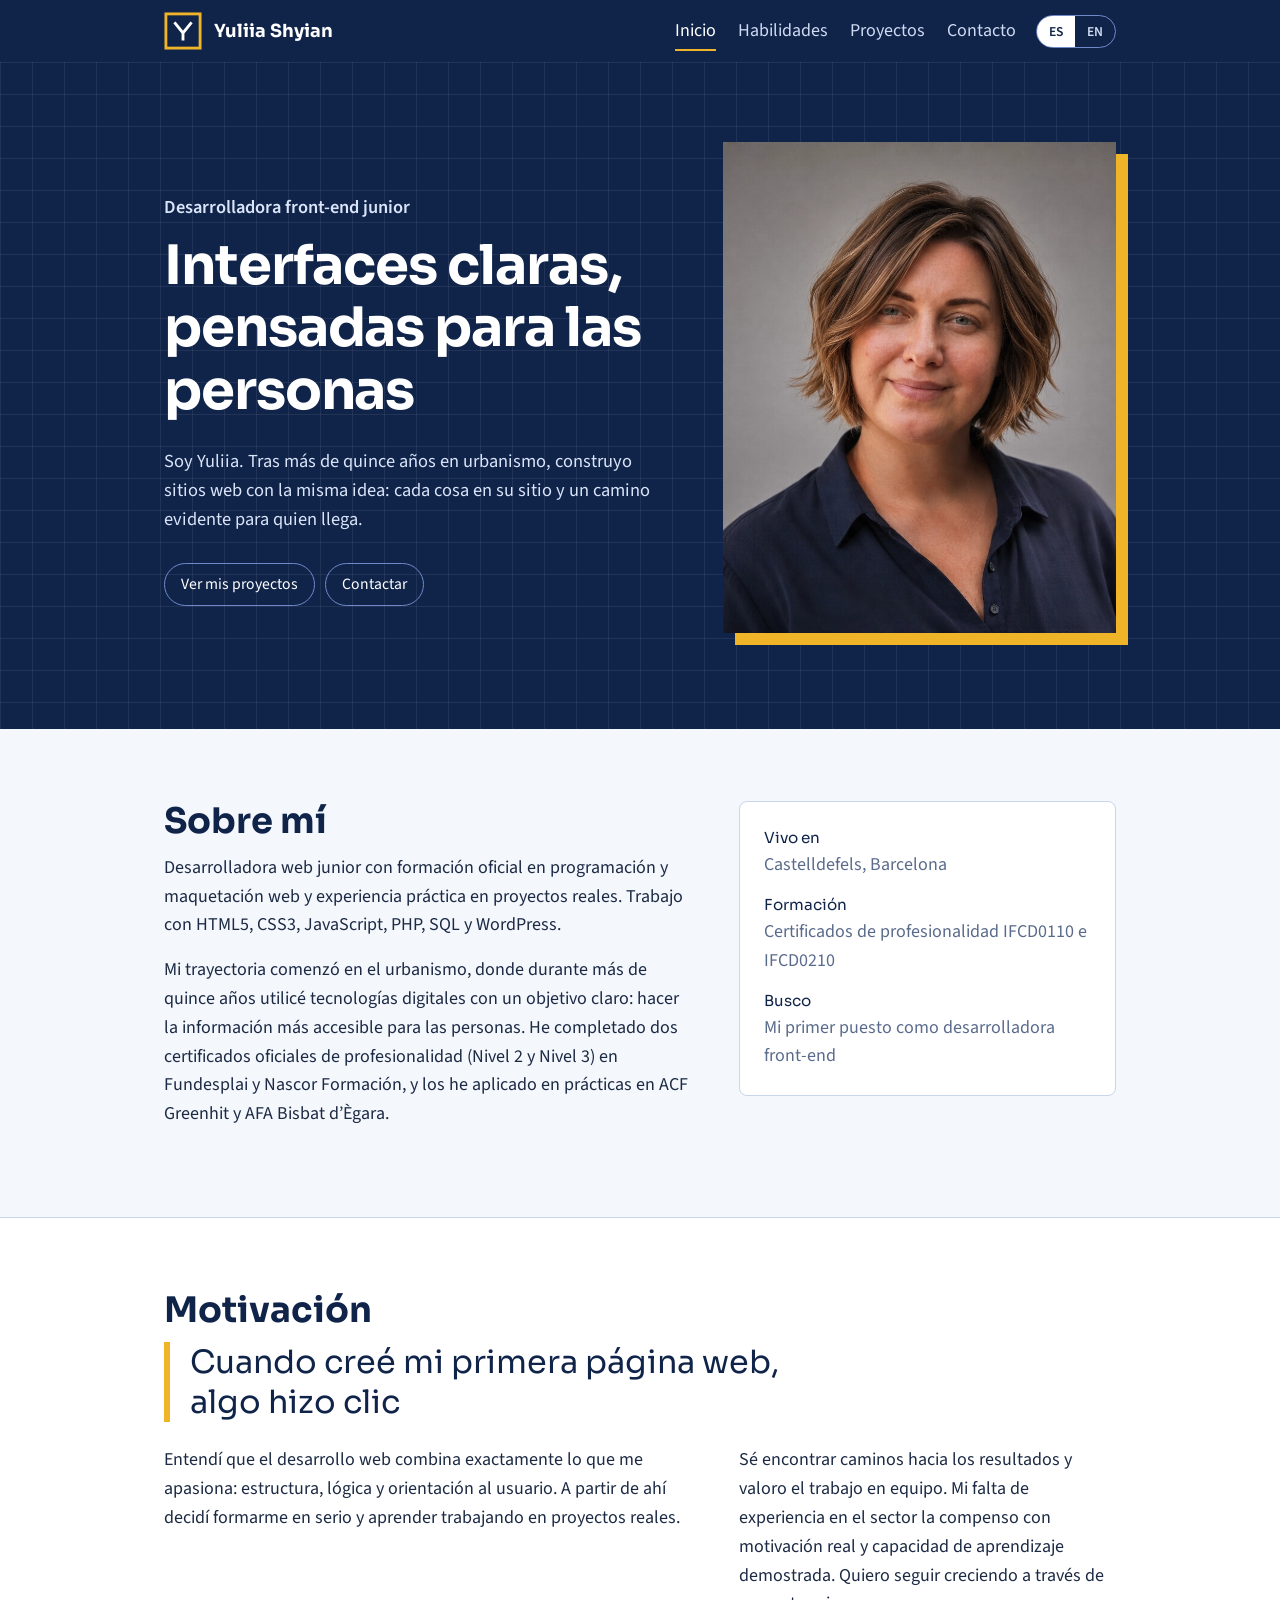
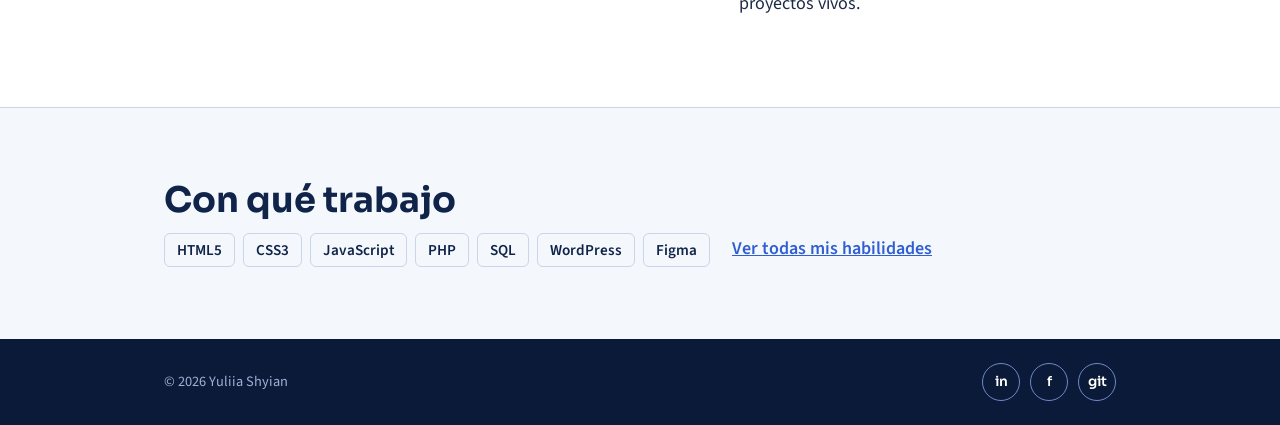
<file: index.html>
<!DOCTYPE html>
<html lang="es"><head><meta charset="utf-8"><meta name="viewport" content="width=device-width, initial-scale=1">
<title>Yuliia Shyian | Desarrolladora front-end junior</title><meta name="description" content="Desarrolladora web junior: HTML5, CSS3, JavaScript, PHP, SQL y WordPress. Antes, más de 15 años en urbanismo.">
<link rel="preconnect" href="https://fonts.googleapis.com"><link rel="preconnect" href="https://fonts.gstatic.com" crossorigin>
<link href="https://fonts.googleapis.com/css2?family=Sora:wght@500;700&family=Source+Sans+3:wght@400;600&display=swap" rel="stylesheet">
<link rel="stylesheet" href="styles.css"></head>
<body>
<header class="site-head"><div class="wrap">
<a class="logo" href="index.html" aria-label="Yuliia Shyian, inicio"><svg viewBox="0 0 40 40" aria-hidden="true"><rect x="2" y="2" width="36" height="36" fill="none" stroke="#f0b429" stroke-width="3"/><path d="M11 11l9 11 9-11M20 22v8" fill="none" stroke="#fff" stroke-width="3"/></svg><span>Yuliia Shyian</span></a>
<nav aria-label="Principal"><a href="index.html" data-i18n="nav.i" aria-current="page">Inicio</a><a href="habilidades.html" data-i18n="nav.h">Habilidades</a><a href="proyectos.html" data-i18n="nav.p">Proyectos</a><a href="contacto.html" data-i18n="nav.c">Contacto</a></nav>
<div class="lang" role="group" aria-label="Idioma"><button data-l="es" aria-pressed="true">ES</button><button data-l="en" aria-pressed="false">EN</button></div>
</div></header>
<header class="hero"><div class="wrap inicio">
<div><p class="rol" data-i18n="i.rol">Desarrolladora front-end junior</p>
<h1 data-i18n="i.h1">Interfaces claras, pensadas para las personas</h1>
<p data-i18n="i.lead">Soy Yuliia. Tras más de quince años en urbanismo, construyo sitios web con la misma idea: cada cosa en su sitio y un camino evidente para quien llega.</p>
<div class="meta"><a href="proyectos.html" data-i18n="i.b1">Ver mis proyectos</a><a href="contacto.html" data-i18n="i.b2">Contactar</a></div></div>
<div class="foto"><span aria-hidden="true">YS</span><img src="img/yuliia.jpg" alt="Retrato de Yuliia Shyian" onerror="this.remove()"></div>
</div></header>
<main>
<section id="sobre-mi"><div class="wrap dos">
<div><h2 data-i18n="i.sobre">Sobre mí</h2>
<p data-i18n="i.p1">Desarrolladora web junior con formación oficial en programación y maquetación web y experiencia práctica en proyectos reales. Trabajo con HTML5, CSS3, JavaScript, PHP, SQL y WordPress.</p>
<p data-i18n="i.p2">Mi trayectoria comenzó en el urbanismo, donde durante más de quince años utilicé tecnologías digitales con un objetivo claro: hacer la información más accesible para las personas. He completado dos certificados oficiales de profesionalidad (Nivel 2 y Nivel 3) en Fundesplai y Nascor Formación, y los he aplicado en prácticas en ACF Greenhit y AFA Bisbat d’Ègara.</p></div>
<dl class="datos"><dt data-i18n="i.d1">Vivo en</dt><dd data-i18n="i.d1v">Castelldefels, Barcelona</dd>
<dt data-i18n="i.d2">Formación</dt><dd data-i18n="i.d2v">Certificados de profesionalidad IFCD0110 e IFCD0210</dd>
<dt data-i18n="i.d3">Busco</dt><dd data-i18n="i.d3v">Mi primer puesto como desarrolladora front-end</dd></dl>
</div></section>
<section id="motivacion" class="puente"><div class="wrap">
<h2 data-i18n="i.mot">Motivación</h2>
<p class="cita" data-i18n="i.cita">Cuando creé mi primera página web, algo hizo clic</p>
<div class="dos"><p data-i18n="i.m1">Entendí que el desarrollo web combina exactamente lo que me apasiona: estructura, lógica y orientación al usuario. A partir de ahí decidí formarme en serio y aprender trabajando en proyectos reales.</p>
<p data-i18n="i.m2">Sé encontrar caminos hacia los resultados y valoro el trabajo en equipo. Mi falta de experiencia en el sector la compenso con motivación real y capacidad de aprendizaje demostrada. Quiero seguir creciendo a través de proyectos vivos.</p></div>
</div></section>
<section><div class="wrap"><h2 data-i18n="i.stack">Con qué trabajo</h2>
<div class="pila"><ul class="fichas"><li>HTML5</li><li>CSS3</li><li>JavaScript</li><li>PHP</li><li>SQL</li><li>WordPress</li><li>Figma</li></ul><a href="habilidades.html" data-i18n="i.ver">Ver todas mis habilidades</a></div>
</div></section>
</main>
<footer class="pie"><div class="wrap"><span>© 2026 Yuliia Shyian</span>
<div class="redes"><a href="#" aria-label="LinkedIn">in</a><a href="#" aria-label="Facebook">f</a><a href="https://github.com/Yul505" aria-label="GitHub">git</a></div></div></footer>
<script src="site.js"></script>
</body></html>
</file>
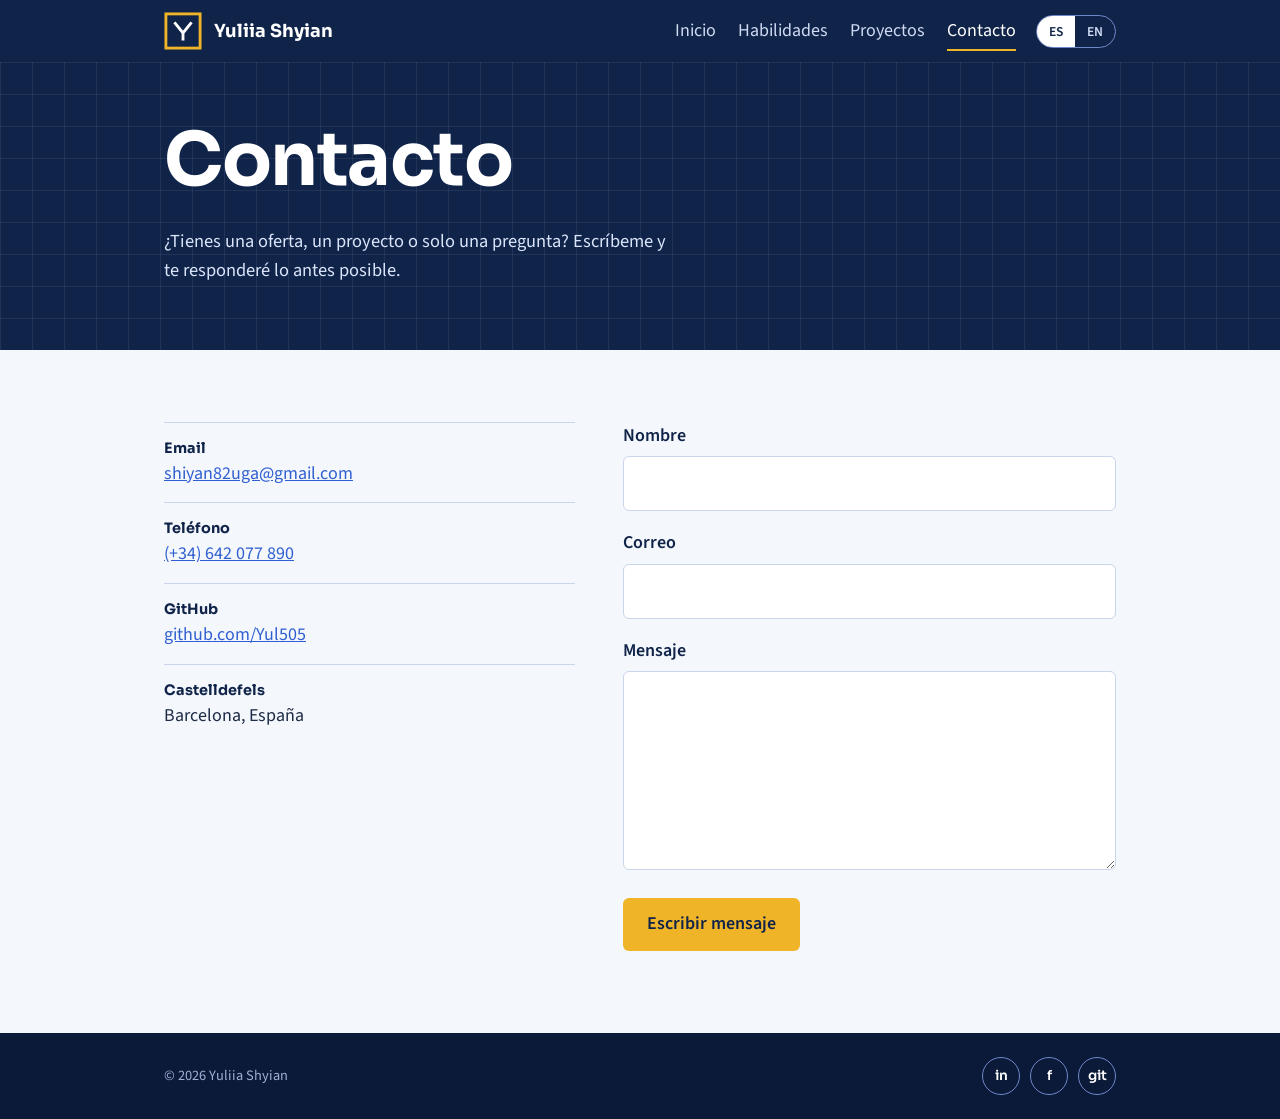
<file: contacto.html>
<!DOCTYPE html>
<html lang="es"><head><meta charset="utf-8"><meta name="viewport" content="width=device-width, initial-scale=1">
<title>Contacto | Yuliia Shyian</title><meta name="description" content="Contacta con Yuliia Shyian, desarrolladora front-end junior en Castelldefels.">
<link rel="preconnect" href="https://fonts.googleapis.com"><link rel="preconnect" href="https://fonts.gstatic.com" crossorigin>
<link href="https://fonts.googleapis.com/css2?family=Sora:wght@500;700&family=Source+Sans+3:wght@400;600&display=swap" rel="stylesheet">
<link rel="stylesheet" href="styles.css"></head>
<body>
<header class="site-head"><div class="wrap">
<a class="logo" href="index.html" aria-label="Yuliia Shyian, inicio"><svg viewBox="0 0 40 40" aria-hidden="true"><rect x="2" y="2" width="36" height="36" fill="none" stroke="#f0b429" stroke-width="3"/><path d="M11 11l9 11 9-11M20 22v8" fill="none" stroke="#fff" stroke-width="3"/></svg><span>Yuliia Shyian</span></a>
<nav aria-label="Principal"><a href="index.html" data-i18n="nav.i">Inicio</a><a href="habilidades.html" data-i18n="nav.h">Habilidades</a><a href="proyectos.html" data-i18n="nav.p">Proyectos</a><a href="contacto.html" data-i18n="nav.c" aria-current="page">Contacto</a></nav>
<div class="lang" role="group" aria-label="Idioma"><button data-l="es" aria-pressed="true">ES</button><button data-l="en" aria-pressed="false">EN</button></div>
</div></header>
<header class="hero corta"><div class="wrap"><h1 data-i18n="c.h1">Contacto</h1>
<p data-i18n="c.lead">¿Tienes una oferta, un proyecto o solo una pregunta? Escríbeme y te responderé lo antes posible.</p></div></header>
<main><section><div class="wrap contacto">
<ul class="lista"><li><b>Email</b><a href="mailto:shiyan82uga@gmail.com">shiyan82uga@gmail.com</a></li>
<li><b>Teléfono</b><a href="tel:+34642077890">(+34) 642 077 890</a></li>
<li><b>GitHub</b><a href="https://github.com/Yul505">github.com/Yul505</a></li>
<li><b>Castelldefels</b>Barcelona, España</li></ul>
<form id="form"><label for="nombre" data-i18n="c.n">Nombre</label><input id="nombre" name="nombre" required autocomplete="name">
<label for="email" data-i18n="c.e">Correo</label><input id="email" name="email" type="email" required autocomplete="email">
<label for="mensaje" data-i18n="c.m">Mensaje</label><textarea id="mensaje" name="mensaje" rows="6" required></textarea>
<button class="btn p" type="submit" data-i18n="c.btn">Escribir mensaje</button></form>
</div></section></main>
<footer class="pie"><div class="wrap"><span>© 2026 Yuliia Shyian</span>
<div class="redes"><a href="#" aria-label="LinkedIn">in</a><a href="#" aria-label="Facebook">f</a><a href="https://github.com/Yul505" aria-label="GitHub">git</a></div></div></footer>
<script src="site.js"></script>
</body></html>
</file>
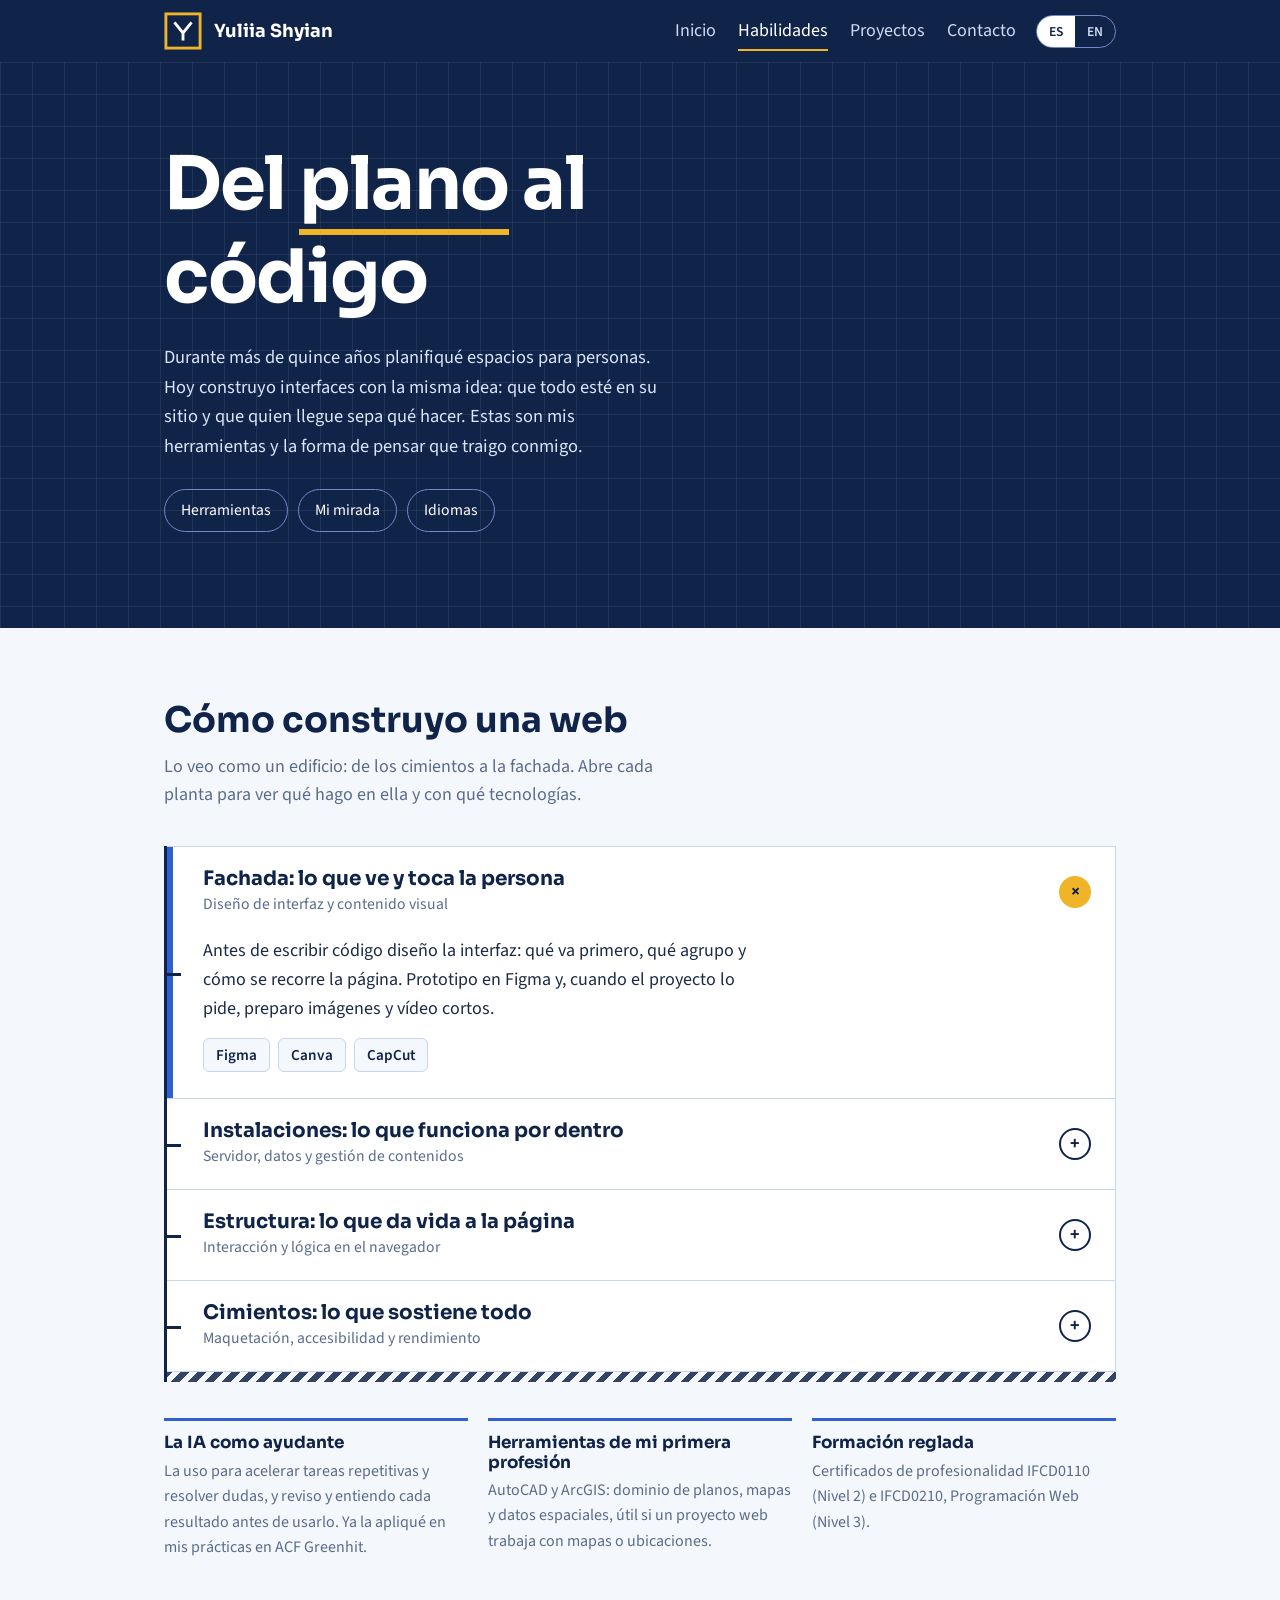
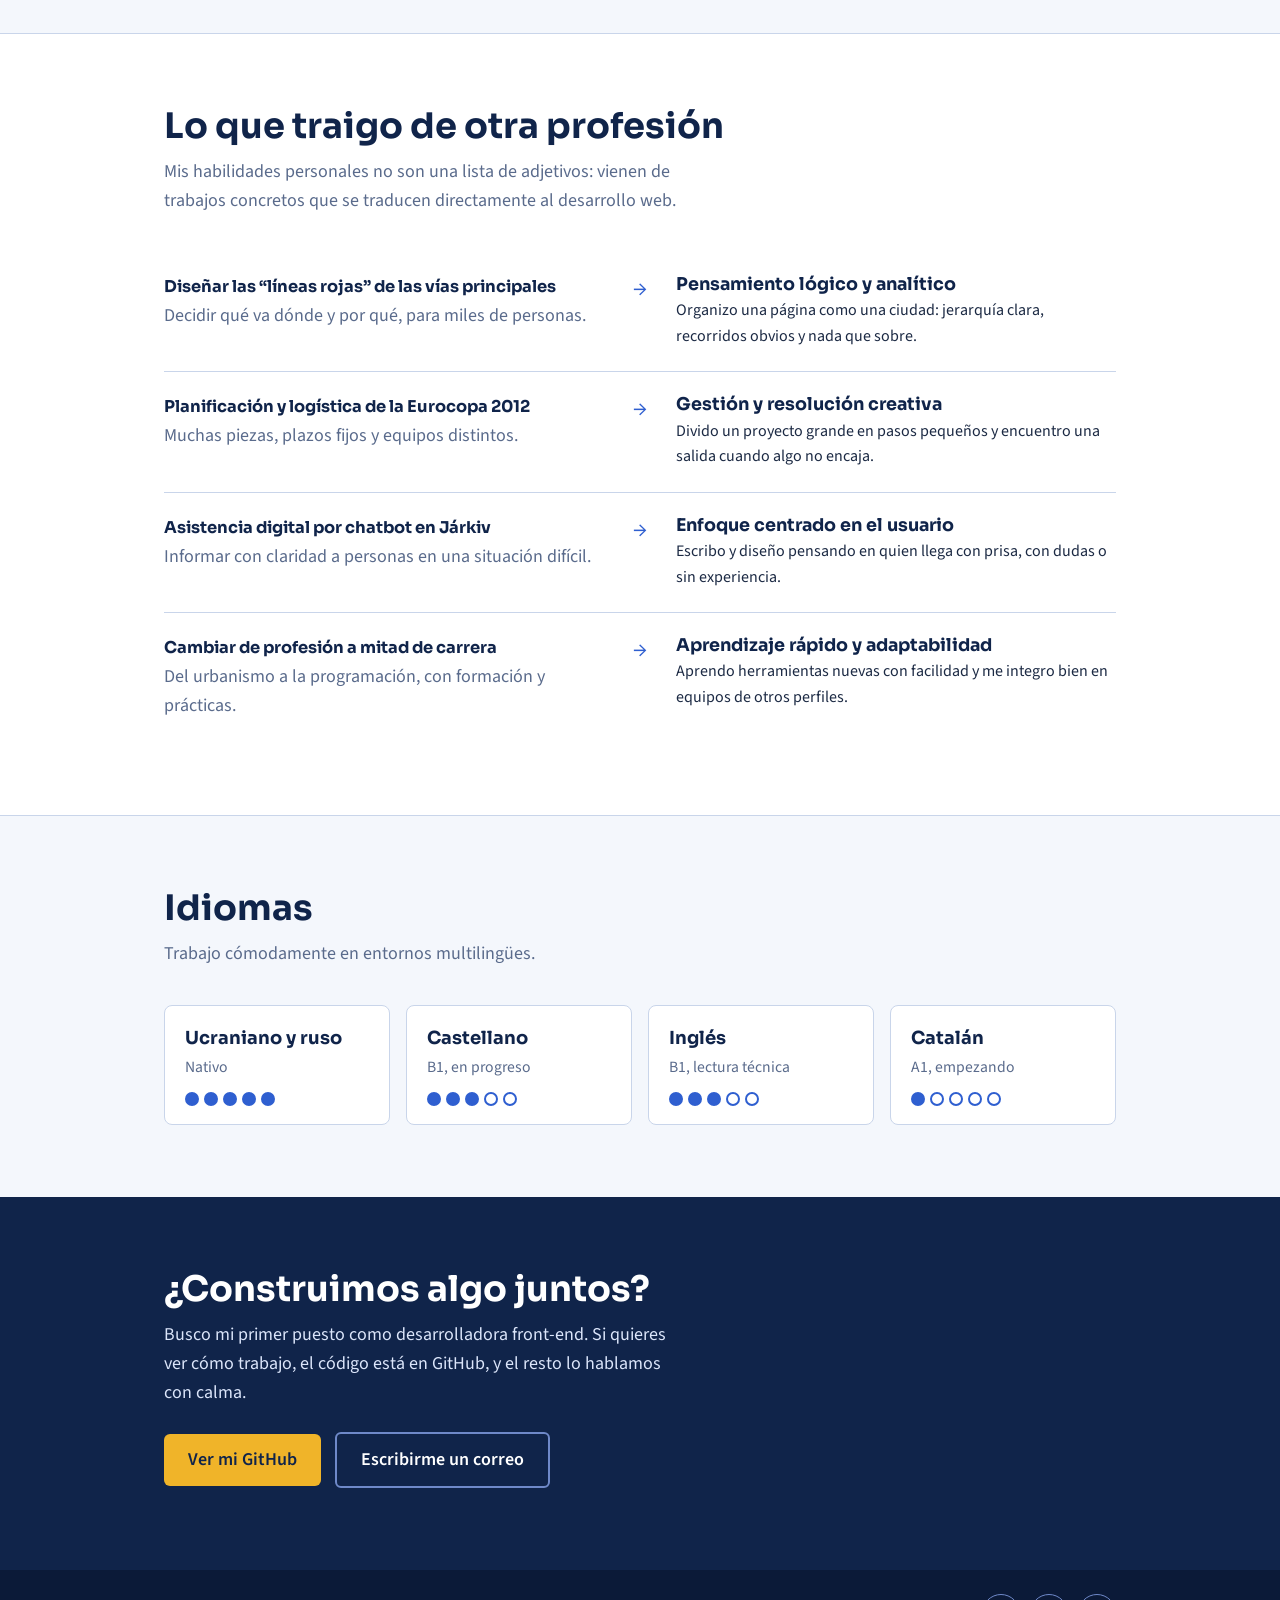
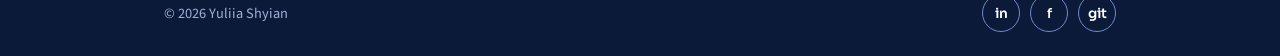
<file: habilidades.html>
<!DOCTYPE html>
<html lang="es"><head><meta charset="utf-8"><meta name="viewport" content="width=device-width, initial-scale=1">
<title>Habilidades | Yuliia Shyian, desarrolladora front-end</title><meta name="description" content="Habilidades técnicas y personales de Yuliia Shyian: HTML, CSS, JavaScript, PHP, SQL, WordPress y Figma.">
<link rel="preconnect" href="https://fonts.googleapis.com"><link rel="preconnect" href="https://fonts.gstatic.com" crossorigin>
<link href="https://fonts.googleapis.com/css2?family=Sora:wght@500;700&family=Source+Sans+3:wght@400;600&display=swap" rel="stylesheet">
<link rel="stylesheet" href="styles.css"></head>
<body>
<header class="site-head"><div class="wrap">
<a class="logo" href="index.html" aria-label="Yuliia Shyian, inicio"><svg viewBox="0 0 40 40" aria-hidden="true"><rect x="2" y="2" width="36" height="36" fill="none" stroke="#f0b429" stroke-width="3"/><path d="M11 11l9 11 9-11M20 22v8" fill="none" stroke="#fff" stroke-width="3"/></svg><span>Yuliia Shyian</span></a>
<nav aria-label="Principal"><a href="index.html" data-i18n="nav.i">Inicio</a><a href="habilidades.html" data-i18n="nav.h" aria-current="page">Habilidades</a><a href="proyectos.html" data-i18n="nav.p">Proyectos</a><a href="contacto.html" data-i18n="nav.c">Contacto</a></nav>
<div class="lang" role="group" aria-label="Idioma"><button data-l="es" aria-pressed="true">ES</button><button data-l="en" aria-pressed="false">EN</button></div>
</div></header>
<header class="hero">
  <div class="wrap">
    <h1>Del <span>plano</span> al código</h1>
    <p>Durante más de quince años planifiqué espacios para personas. Hoy construyo interfaces con la misma idea: que todo esté en su sitio y que quien llegue sepa qué hacer. Estas son mis herramientas y la forma de pensar que traigo conmigo.</p>
    <div class="meta">
      <a href="#herramientas">Herramientas</a>
      <a href="#mirada">Mi mirada</a>
      <a href="#idiomas">Idiomas</a>
    </div>
  </div>
</header>
<main>
<section id="herramientas">
  <div class="wrap">
    <h2>Cómo construyo una web</h2>
    <p class="intro">Lo veo como un edificio: de los cimientos a la fachada. Abre cada planta para ver qué hago en ella y con qué tecnologías.</p>

    <div class="edificio">
      <details open>
        <summary>
          <div><h3>Fachada: lo que ve y toca la persona</h3><small>Diseño de interfaz y contenido visual</small></div>
          <span class="mas" aria-hidden="true">+</span>
        </summary>
        <div class="cuerpo">
          <p>Antes de escribir código diseño la interfaz: qué va primero, qué agrupo y cómo se recorre la página. Prototipo en Figma y, cuando el proyecto lo pide, preparo imágenes y vídeo cortos.</p>
          <ul class="fichas"><li>Figma</li><li>Canva</li><li>CapCut</li></ul>
        </div>
      </details>

      <details>
        <summary>
          <div><h3>Instalaciones: lo que funciona por dentro</h3><small>Servidor, datos y gestión de contenidos</small></div>
          <span class="mas" aria-hidden="true">+</span>
        </summary>
        <div class="cuerpo">
          <p>Formularios que guardan datos, consultas a bases de datos y sitios en WordPress que el cliente puede actualizar por sí mismo, sin depender de nadie.</p>
          <ul class="fichas"><li>PHP</li><li>SQL</li><li>WordPress</li></ul>
        </div>
      </details>

      <details>
        <summary>
          <div><h3>Estructura: lo que da vida a la página</h3><small>Interacción y lógica en el navegador</small></div>
          <span class="mas" aria-hidden="true">+</span>
        </summary>
        <div class="cuerpo">
          <p>Menús, validaciones y pequeñas interacciones, escritas de forma ordenada y legible para que cualquiera pueda continuar el trabajo.</p>
          <ul class="fichas"><li>JavaScript (ES6+)</li><li>Git y GitHub</li></ul>
          <p class="nivel">Sigo profundizando: cada proyecto nuevo lleva algo de JavaScript más avanzado.</p>
        </div>
      </details>

      <details>
        <summary>
          <div><h3>Cimientos: lo que sostiene todo</h3><small>Maquetación, accesibilidad y rendimiento</small></div>
          <span class="mas" aria-hidden="true">+</span>
        </summary>
        <div class="cuerpo">
          <p>HTML semántico y CSS adaptable a cualquier pantalla. Aquí es donde más cuido el detalle: estructura clara, estilos estandarizados y páginas que cargan rápido, como hice al optimizar la web del comedor escolar de AFA Bisbat d’Ègara.</p>
          <ul class="fichas"><li>HTML5</li><li>CSS3</li><li>Diseño responsive</li><li>Optimización</li></ul>
        </div>
      </details>
      <div class="suelo" aria-hidden="true"></div>
    </div>

    <div class="extra">
      <div>
        <h3>La IA como ayudante</h3>
        <p>La uso para acelerar tareas repetitivas y resolver dudas, y reviso y entiendo cada resultado antes de usarlo. Ya la apliqué en mis prácticas en ACF Greenhit.</p>
      </div>
      <div>
        <h3>Herramientas de mi primera profesión</h3>
        <p>AutoCAD y ArcGIS: dominio de planos, mapas y datos espaciales, útil si un proyecto web trabaja con mapas o ubicaciones.</p>
      </div>
      <div>
        <h3>Formación reglada</h3>
        <p>Certificados de profesionalidad IFCD0110 (Nivel 2) e IFCD0210, Programación Web (Nivel 3).</p>
      </div>
    </div>
  </div>
</section>

<section id="mirada" class="puente">
  <div class="wrap">
    <h2>Lo que traigo de otra profesión</h2>
    <p class="intro">Mis habilidades personales no son una lista de adjetivos: vienen de trabajos concretos que se traducen directamente al desarrollo web.</p>
    <div class="pares">
      <div class="par">
        <div class="de"><strong>Diseñar las “líneas rojas” de las vías principales</strong>Decidir qué va dónde y por qué, para miles de personas.</div>
        <div class="flecha" aria-hidden="true">→</div>
        <div class="a"><h3>Pensamiento lógico y analítico</h3><p>Organizo una página como una ciudad: jerarquía clara, recorridos obvios y nada que sobre.</p></div>
      </div>
      <div class="par">
        <div class="de"><strong>Planificación y logística de la Eurocopa 2012</strong>Muchas piezas, plazos fijos y equipos distintos.</div>
        <div class="flecha" aria-hidden="true">→</div>
        <div class="a"><h3>Gestión y resolución creativa</h3><p>Divido un proyecto grande en pasos pequeños y encuentro una salida cuando algo no encaja.</p></div>
      </div>
      <div class="par">
        <div class="de"><strong>Asistencia digital por chatbot en Járkiv</strong>Informar con claridad a personas en una situación difícil.</div>
        <div class="flecha" aria-hidden="true">→</div>
        <div class="a"><h3>Enfoque centrado en el usuario</h3><p>Escribo y diseño pensando en quien llega con prisa, con dudas o sin experiencia.</p></div>
      </div>
      <div class="par">
        <div class="de"><strong>Cambiar de profesión a mitad de carrera</strong>Del urbanismo a la programación, con formación y prácticas.</div>
        <div class="flecha" aria-hidden="true">→</div>
        <div class="a"><h3>Aprendizaje rápido y adaptabilidad</h3><p>Aprendo herramientas nuevas con facilidad y me integro bien en equipos de otros perfiles.</p></div>
      </div>
    </div>
  </div>
</section>

<section id="idiomas">
  <div class="wrap">
    <h2>Idiomas</h2>
    <p class="intro">Trabajo cómodamente en entornos multilingües.</p>
    <ul class="idiomas">
      <li><b>Ucraniano y ruso</b><span>Nativo</span><div class="puntos" aria-hidden="true"><i class="on"></i><i class="on"></i><i class="on"></i><i class="on"></i><i class="on"></i></div></li>
      <li><b>Castellano</b><span>B1, en progreso</span><div class="puntos" aria-hidden="true"><i class="on"></i><i class="on"></i><i class="on"></i><i></i><i></i></div></li>
      <li><b>Inglés</b><span>B1, lectura técnica</span><div class="puntos" aria-hidden="true"><i class="on"></i><i class="on"></i><i class="on"></i><i></i><i></i></div></li>
      <li><b>Catalán</b><span>A1, empezando</span><div class="puntos" aria-hidden="true"><i class="on"></i><i></i><i></i><i></i><i></i></div></li>
    </ul>
  </div>
</section>

<section class="cierre">
  <div class="wrap">
    <h2>¿Construimos algo juntos?</h2>
    <p>Busco mi primer puesto como desarrolladora front-end. Si quieres ver cómo trabajo, el código está en GitHub, y el resto lo hablamos con calma.</p>
    <a class="btn p" href="https://github.com/Yul505">Ver mi GitHub</a>
    <a class="btn s" href="mailto:shiyan82uga@gmail.com">Escribirme un correo</a>
  </div>
</section>
</main>
<footer class="pie"><div class="wrap"><span>© 2026 Yuliia Shyian</span>
<div class="redes"><a href="#" aria-label="LinkedIn">in</a><a href="#" aria-label="Facebook">f</a><a href="https://github.com/Yul505" aria-label="GitHub">git</a></div></div></footer>
<script src="site.js"></script>
</body></html>
</file>
<file: styles.css>
:root{
  --tinta:#10244a; --papel:#f4f7fc; --linea:#c9d5ea; --azul:#2f5fd0;
  --rotulador:#f0b429; --texto:#1c2a44; --suave:#5a6b8c; --blanco:#fff;
}
*{box-sizing:border-box;margin:0}
html{scroll-behavior:smooth}
body{font-family:"Source Sans 3",system-ui,sans-serif;font-size:18px;line-height:1.6;color:var(--texto);background:var(--papel)}
h1,h2,h3{font-family:Sora,system-ui,sans-serif;line-height:1.15;color:var(--tinta)}
a{color:var(--azul)}
:focus-visible{outline:3px solid var(--rotulador);outline-offset:3px}
.wrap{max-width:1000px;margin:0 auto;padding:0 24px}
section{padding:72px 0}
h2{font-size:clamp(1.6rem,3.4vw,2.2rem);margin-bottom:12px}
.intro{color:var(--suave);max-width:60ch;margin-bottom:36px}

/* barra */
.top{background:var(--tinta);color:#cfdaf3;font-size:.95rem}
.top .wrap{display:flex;justify-content:space-between;gap:16px;padding-top:14px;padding-bottom:14px;flex-wrap:wrap}
.top a{color:#fff;text-decoration:none;margin-right:20px}
.top a:hover,.top a[aria-current]{text-decoration:underline;text-underline-offset:4px}

/* portada con cuadrícula de plano */
.hero{background:var(--tinta);color:#fff;padding:80px 0 96px;
  background-image:linear-gradient(rgba(255,255,255,.07) 1px,transparent 1px),linear-gradient(90deg,rgba(255,255,255,.07) 1px,transparent 1px);
  background-size:32px 32px}
.hero h1{color:#fff;font-size:clamp(2.4rem,7vw,4.6rem);max-width:12ch;letter-spacing:-.02em}
.hero h1 span{display:inline-block;border-bottom:6px solid var(--rotulador);padding-bottom:2px}
.hero p{max-width:56ch;margin-top:24px;font-size:1.15rem;color:#dbe5fa}
.hero .meta{margin-top:28px;display:flex;gap:10px;flex-wrap:wrap}
.hero .meta a{color:#fff;text-decoration:none;border:1px solid #6f89c9;padding:8px 16px;border-radius:999px;font-size:.98rem}
.hero .meta a:hover{background:#fff;color:var(--tinta)}

/* edificio: pisos */
.edificio{position:relative;border-left:3px solid var(--tinta);padding-left:0}
details{background:var(--blanco);border:1px solid var(--linea);border-left:none;position:relative}
details+details{border-top:none}
details::before{content:"";position:absolute;left:0;top:50%;width:14px;height:3px;background:var(--tinta)}
summary{list-style:none;cursor:pointer;padding:20px 24px 20px 36px;display:grid;grid-template-columns:1fr auto;gap:6px 16px;align-items:center}
summary::-webkit-details-marker{display:none}
summary h3{font-size:1.25rem}
summary small{display:block;color:var(--suave);font-size:.98rem;font-family:"Source Sans 3",sans-serif;font-weight:400;margin-top:2px}
summary .mas{width:32px;height:32px;border-radius:50%;border:2px solid var(--tinta);display:grid;place-items:center;font-weight:700;color:var(--tinta);transition:transform .25s}
details[open] summary .mas{transform:rotate(45deg);background:var(--rotulador);border-color:var(--rotulador)}
details[open]{border-left:6px solid var(--azul);border-left-width:0;box-shadow:inset 6px 0 0 var(--azul)}
.cuerpo{padding:0 24px 26px 36px;max-width:68ch}
.cuerpo p{margin-bottom:14px}
.fichas{display:flex;flex-wrap:wrap;gap:8px;list-style:none;padding:0}
.fichas li{background:var(--papel);border:1px solid var(--linea);border-radius:6px;padding:4px 12px;font-weight:600;font-size:.95rem;color:var(--tinta)}
.nivel{font-size:.92rem;color:var(--suave);margin-top:12px}
.suelo{height:10px;background:repeating-linear-gradient(135deg,var(--tinta) 0 6px,transparent 6px 12px);margin-left:-3px;opacity:.85}

.extra{display:grid;grid-template-columns:repeat(auto-fit,minmax(260px,1fr));gap:20px;margin-top:36px}
.extra div{border-top:3px solid var(--azul);padding-top:12px}
.extra h3{font-size:1.05rem;margin-bottom:6px}
.extra p{color:var(--suave);font-size:1rem}

/* ciudad -> web */
.puente{background:var(--blanco);border-top:1px solid var(--linea);border-bottom:1px solid var(--linea)}
.pares{display:grid;gap:0}
.par{display:grid;grid-template-columns:1fr 40px 1fr;gap:16px;align-items:start;padding:22px 0;border-top:1px solid var(--linea)}
.par:first-child{border-top:none}
.par .de{color:var(--suave)}
.par .de strong{display:block;color:var(--tinta);font-family:Sora,sans-serif;font-size:1.02rem;margin-bottom:2px}
.par .flecha{text-align:center;color:var(--azul);font-size:1.4rem;line-height:1.3}
.par .a h3{font-size:1.1rem;margin-bottom:4px}
.par .a p{color:var(--texto);font-size:1rem}

/* idiomas */
.idiomas{display:grid;grid-template-columns:repeat(auto-fit,minmax(200px,1fr));gap:16px;list-style:none;padding:0}
.idiomas li{background:var(--blanco);border:1px solid var(--linea);padding:18px 20px;border-radius:8px}
.idiomas b{font-family:Sora,sans-serif;color:var(--tinta);display:block}
.idiomas span{color:var(--suave);font-size:.98rem}
.puntos{display:flex;gap:5px;margin-top:10px}
.puntos i{width:14px;height:14px;border-radius:50%;border:2px solid var(--azul)}
.puntos i.on{background:var(--azul)}

/* cierre */
.cierre{background:var(--tinta);color:#fff;text-align:left}
.cierre h2{color:#fff}
.cierre p{color:#dbe5fa;max-width:56ch;margin-bottom:24px}
.btn{display:inline-block;text-decoration:none;font-weight:600;padding:12px 24px;border-radius:6px;margin:0 10px 10px 0}
.btn.p{background:var(--rotulador);color:var(--tinta)}
.btn.s{border:2px solid #6f89c9;color:#fff}
.btn:hover{filter:brightness(1.1)}
footer{background:#0b1a38;color:#9fb0d6;font-size:.9rem;padding:20px 0}

@media(max-width:700px){
  section{padding:52px 0}
  .par{grid-template-columns:1fr;gap:6px}
  .par .flecha{text-align:left;transform:rotate(90deg);width:20px}
  summary{padding-left:28px}
  .cuerpo{padding-left:28px}
}
@media(prefers-reduced-motion:reduce){*{transition:none!important;scroll-behavior:auto!important}}
/* ---- cabecera y pie compartidos ---- */
.site-head{background:var(--tinta);color:#fff}
.site-head .wrap{display:flex;align-items:center;gap:20px;padding-top:12px;padding-bottom:12px;flex-wrap:wrap}
.logo{display:flex;align-items:center;gap:12px;color:#fff;text-decoration:none;font-family:Sora,system-ui,sans-serif;font-weight:700;margin-right:auto}
.logo svg{width:38px;height:38px}
.site-head nav a{color:#cfdaf3;text-decoration:none;margin-left:22px;padding:6px 0;border-bottom:2px solid transparent}
.site-head nav a:hover{color:#fff}
.site-head nav a[aria-current]{color:#fff;border-bottom-color:var(--rotulador)}
.lang{display:flex;border:1px solid #6f89c9;border-radius:999px;overflow:hidden}
.lang button{background:none;border:0;color:#cfdaf3;font:600 .85rem "Source Sans 3",sans-serif;padding:6px 12px;cursor:pointer}
.lang button[aria-pressed=true]{background:#fff;color:var(--tinta)}
.pie{background:#0b1a38;color:#9fb0d6;padding:24px 0}
.pie .wrap{display:flex;justify-content:space-between;align-items:center;flex-wrap:wrap;gap:12px}
.redes{display:flex;gap:10px}
.redes a{width:38px;height:38px;border-radius:50%;border:1px solid #6f89c9;color:#fff;display:grid;place-items:center;text-decoration:none;font:600 .85rem Sora,sans-serif}
.redes a:hover{background:var(--rotulador);color:var(--tinta);border-color:var(--rotulador)}
/* ---- portada ---- */
.hero.corta{padding:56px 0 64px}
.inicio{display:grid;grid-template-columns:1.3fr 1fr;gap:48px;align-items:center}
.inicio h1{font-size:clamp(2rem,5vw,3.4rem);max-width:16ch}
.rol{color:var(--rotulador);font-weight:600;margin-bottom:12px}
.foto{position:relative;aspect-ratio:4/5;background:#1b3770;display:grid;place-items:center;color:#8fa6d8;font:700 4rem Sora,sans-serif;overflow:hidden;box-shadow:12px 12px 0 var(--rotulador)}
.foto img{position:absolute;inset:0;width:100%;height:100%;object-fit:cover}
.dos{display:grid;grid-template-columns:1.4fr 1fr;gap:48px}
.dos p{margin-bottom:16px;max-width:62ch}
.datos{background:var(--blanco);border:1px solid var(--linea);padding:24px;border-radius:8px;align-self:start}
.datos dt{font-family:Sora,sans-serif;font-size:.95rem;color:var(--tinta)}
.datos dd{margin:0 0 14px;color:var(--suave)}
.datos dd:last-child{margin-bottom:0}
.cita{font-family:Sora,sans-serif;font-size:clamp(1.4rem,3vw,2rem);line-height:1.25;color:var(--tinta);border-left:6px solid var(--rotulador);padding-left:20px;max-width:26ch;margin-bottom:24px}
.pila{display:flex;flex-wrap:wrap;align-items:center;gap:10px;margin-top:8px}
.pila a{margin-left:12px;font-weight:600}
/* ---- proyectos: fichas tipo plano ---- */
.rejilla{display:grid;grid-template-columns:repeat(auto-fit,minmax(300px,1fr));gap:28px}
.plano{background:var(--blanco);border:2px solid var(--tinta);display:flex;flex-direction:column}
.lamina{position:relative;height:150px;border-bottom:2px solid var(--tinta);display:grid;place-items:center;color:var(--azul);font-family:Sora,sans-serif;
  background-color:var(--papel);background-image:linear-gradient(var(--linea) 1px,transparent 1px),linear-gradient(90deg,var(--linea) 1px,transparent 1px);background-size:20px 20px}
.lamina img{position:absolute;inset:0;width:100%;height:100%;object-fit:cover}
.plano .info{padding:20px;flex:1}
.plano h3{font-size:1.2rem;margin-bottom:8px}
.plano .info p{color:var(--suave);font-size:1rem}
.enlaces{display:flex;gap:16px;margin-top:14px;font-weight:600}
.cajetin{display:grid;grid-template-columns:1fr 1fr;border-top:2px solid var(--tinta);font-size:.95rem}
.cajetin div{padding:10px 14px}
.cajetin div+div{border-left:2px solid var(--tinta)}
.cajetin b{display:block;font-family:Sora,sans-serif;font-size:.8rem;color:var(--suave)}
/* ---- contacto ---- */
.contacto{display:grid;grid-template-columns:1fr 1.2fr;gap:48px}
.lista{list-style:none;padding:0}
.lista li{padding:14px 0;border-top:1px solid var(--linea)}
.lista b{display:block;font-family:Sora,sans-serif;font-size:.9rem;color:var(--tinta)}
form label{display:block;font-weight:600;margin-bottom:6px;color:var(--tinta)}
input,textarea{width:100%;font:inherit;padding:12px;border:1px solid var(--linea);border-radius:6px;margin-bottom:18px;background:#fff;color:var(--texto)}
button.btn{border:0;font:inherit;font-weight:600;cursor:pointer}
@media(max-width:820px){.inicio,.dos,.contacto{grid-template-columns:1fr}.foto{max-width:320px;margin-right:12px}.site-head nav{order:3;width:100%}.site-head nav a{margin:0 18px 0 0}}
</file>
